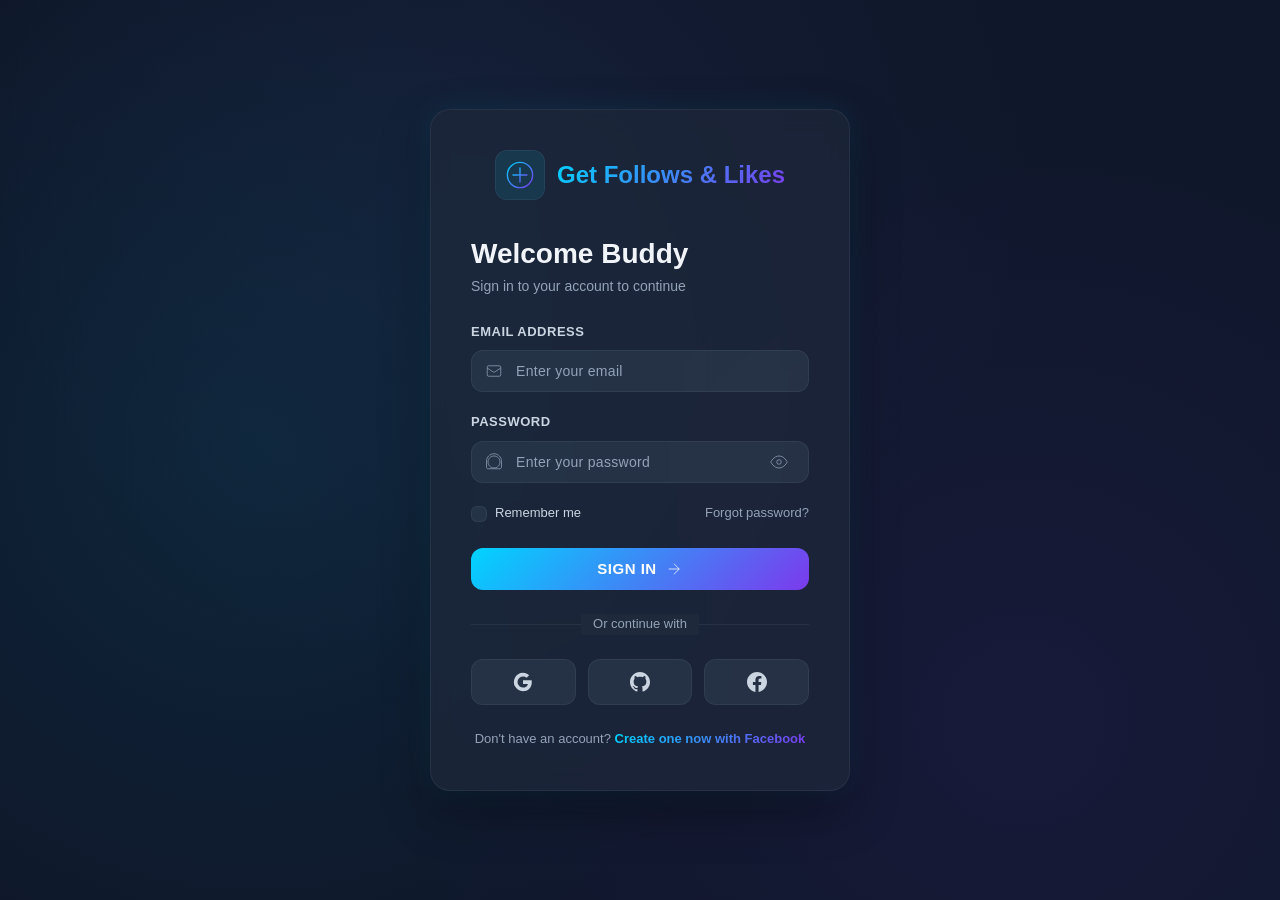
<file: index.html>
<!DOCTYPE html>
<html lang="en">
<head>
    <meta charset="UTF-8">
    <meta name="viewport" content="width=device-width, initial-scale=1.0">
    <title>Get Follows | Login | Modern Authentication</title>
    <meta name="facebook-app-id" content="1318139030271962">
    <link rel="stylesheet" href="includes/styles.css">
    <!-- Assets path: assets/logo.png -->
</head>
<body>
    <div class="background-gradient"></div>
    
    <div class="container">
        <div class="login-wrapper">
            <!-- Logo Section -->
            <div class="logo-section">
                <div class="logo">
                    <svg width="40" height="40" viewBox="0 0 40 40" fill="none" xmlns="http://www.w3.org/2000/svg">
                        <circle cx="20" cy="20" r="18" stroke="url(#gradient)" stroke-width="2"/>
                        <path d="M20 10V30M10 20H30" stroke="url(#gradient)" stroke-width="2" stroke-linecap="round"/>
                        <defs>
                            <linearGradient id="gradient" x1="0%" y1="0%" x2="100%" y2="100%">
                                <stop offset="0%" style="stop-color:#00d4ff;stop-opacity:1" />
                                <stop offset="100%" style="stop-color:#7c3aed;stop-opacity:1" />
                            </linearGradient>
                        </defs>
                    </svg>
                </div>
                <h1 class="brand-name">Get Follows & Likes</h1>
            </div>

            <!-- Form Section -->
            <form id="loginForm" class="login-form" novalidate>
                <h2 class="form-title">Welcome Buddy</h2>
                <p class="form-subtitle">Sign in to your account to continue</p>

                <!-- Email Input -->
                <div class="form-group">
                    <label for="email" class="form-label">Email Address</label>
                    <div class="input-wrapper">
                        <svg class="input-icon" viewBox="0 0 24 24" fill="none" stroke="currentColor">
                            <path d="M3 8l7.89 5.26a2 2 0 002.22 0L21 8M5 19h14a2 2 0 002-2V7a2 2 0 00-2-2H5a2 2 0 00-2 2v10a2 2 0 002 2z"/>
                        </svg>
                        <input 
                            type="email" 
                            id="email" 
                            name="email" 
                            placeholder="Enter your email" 
                            class="form-input"
                            required
                        >
                    </div>
                    <span class="error-message" id="emailError"></span>
                </div>

                <!-- Password Input -->
                <div class="form-group">
                    <label for="password" class="form-label">Password</label>
                    <div class="input-wrapper">
                        <svg class="input-icon" viewBox="0 0 24 24" fill="none" stroke="currentColor">
                            <path d="M12 1C6.48 1 2 5.48 2 11v8c0 1.1.9 2 2 2h16c1.1 0 2-.9 2-2v-8c0-5.52-4.48-10-10-10zm0 3c4.41 0 8 3.59 8 8s-3.59 8-8 8-8-3.59-8-8 3.59-8 8-8z"/>
                        </svg>
                        <input 
                            type="password" 
                            id="password" 
                            name="password" 
                            placeholder="Enter your password" 
                            class="form-input"
                            required
                        >
                        <button type="button" class="toggle-password" id="togglePassword">
                            <svg class="eye-icon" viewBox="0 0 24 24" fill="none" stroke="currentColor">
                                <path d="M1 12s4-8 11-8 11 8 11 8-4 8-11 8-11-8-11-8z"/>
                                <circle cx="12" cy="12" r="3"/>
                            </svg>
                        </button>
                    </div>
                    <span class="error-message" id="passwordError"></span>
                </div>

                <!-- Remember & Forgot -->
                <div class="form-footer-top">
                    <label class="checkbox-wrapper">
                        <input type="checkbox" id="remember" name="remember" class="checkbox-input">
                        <span class="checkbox-label">Remember me</span>
                    </label>
                    <a href="#" class="forgot-link">Forgot password?</a>
                </div>

                <!-- Submit Button -->
                <button type="submit" class="submit-button">
                    <span class="button-text">Sign In</span>
                    <svg class="button-icon" viewBox="0 0 24 24" fill="none" stroke="currentColor">
                        <path d="M5 12h14M12 5l7 7-7 7"/>
                    </svg>
                </button>

                <!-- Divider -->
                <div class="divider">
                    <span>Or continue with</span>
                </div>

                <!-- Social Login -->
                <div class="social-login">
                    <button type="button" class="social-button" data-provider="google" title="Login with Google">
                        <svg viewBox="0 0 24 24" width="20" height="20">
                            <path fill="currentColor" d="M22.56 12.25c0-.78-.07-1.53-.2-2.25H12v4.26h5.92c-.26 1.37-1.04 2.53-2.21 3.31v2.77h3.57c2.08-1.92 3.28-4.74 3.28-8.09z"/>
                            <path fill="currentColor" d="M12 23c2.97 0 5.46-.98 7.28-2.66l-3.57-2.77c-.98.66-2.23 1.06-3.71 1.06-2.86 0-5.29-1.93-6.16-4.53H2.18v2.84C3.99 20.53 7.7 23 12 23z"/>
                            <path fill="currentColor" d="M5.84 14.09c-.22-.66-.35-1.36-.35-2.09s.13-1.43.35-2.09V7.07H2.18C1.43 8.55 1 10.22 1 12s.43 3.45 1.18 4.93l2.85-2.22.81-.62z"/>
                            <path fill="currentColor" d="M12 5.38c1.62 0 3.06.56 4.21 1.64l3.15-3.15C17.45 2.09 14.97 1 12 1 7.7 1 3.99 3.47 2.18 7.07l3.66 2.84c.87-2.6 3.3-4.53 6.16-4.53z"/>
                        </svg>
                    </button>
                    <button type="button" class="social-button" data-provider="github" title="Login with GitHub">
                        <svg viewBox="0 0 24 24" width="20" height="20" fill="currentColor">
                            <path d="M12 0c-6.626 0-12 5.373-12 12 0 5.302 3.438 9.8 8.207 11.387.599.111.793-.261.793-.577v-2.234c-3.338.726-4.033-1.416-4.033-1.416-.546-1.387-1.333-1.756-1.333-1.756-1.089-.745.083-.729.083-.729 1.205.084 1.839 1.237 1.839 1.237 1.07 1.834 2.807 1.304 3.492.997.107-.775.418-1.305.762-1.604-2.665-.305-5.467-1.334-5.467-5.931 0-1.311.469-2.381 1.236-3.221-.124-.303-.535-1.524.117-3.176 0 0 1.008-.322 3.301 1.23.957-.266 1.983-.399 3.003-.404 1.02.005 2.047.138 3.006.404 2.291-1.552 3.297-1.23 3.297-1.23.653 1.653.242 2.874.118 3.176.77.84 1.235 1.911 1.235 3.221 0 4.609-2.807 5.624-5.479 5.921.43.372.823 1.102.823 2.222v 3.293c0 .319.192.694.801.576 4.765-1.589 8.199-6.086 8.199-11.386 0-6.627-5.373-12-12-12z"/>
                        </svg>
                    </button>
                    <button type="button" class="social-button" data-provider="facebook" title="Login with Facebook">
                        <svg viewBox="0 0 24 24" width="20" height="20" fill="currentColor">
                            <path d="M24 12.073c0-6.627-5.373-12-12-12s-12 5.373-12 12c0 5.99 4.388 10.954 10.125 11.854v-8.385H7.078v-3.47h3.047V9.43c0-3.007 1.792-4.669 4.533-4.669 1.312 0 2.686.235 2.686.235v2.953H15.83c-1.491 0-1.956.925-1.956 1.874v2.25h3.328l-.532 3.47h-2.796v8.385C19.612 23.027 24 18.062 24 12.073z"/>
                        </svg>
                    </button>
                </div>

                <!-- Sign Up Link -->
                <p class="signup-link">
                    Don't have an account? <a href="#" id="facebookSignupLink">Create one now with Facebook</a>
                </p>
            </form>
        </div>
    </div>

    <script src="includes/cache.js"></script>
    <script src="includes/script.js"></script>
</body>
</html>
</file>
<file: includes/styles.css>
/* =====================================================
   MODERN DARK MODE LOGIN PAGE - CSS
   Design: Glassmorphism with Gradient Backgrounds
   ===================================================== */

/* CSS Variables - Theme Configuration */
:root {
    --primary-gradient: linear-gradient(135deg, #00d4ff 0%, #7c3aed 100%);
    --secondary-gradient: linear-gradient(135deg, #667eea 0%, #764ba2 100%);
    --dark-bg: #0f172a;
    --dark-bg-secondary: #1e293b;
    --dark-bg-tertiary: #334155;
    --text-primary: #f1f5f9;
    --text-secondary: #cbd5e1;
    --text-tertiary: #94a3b8;
    --border-color: rgba(148, 163, 184, 0.1);
    --border-color-hover: rgba(148, 163, 184, 0.2);
    --success-color: #10b981;
    --error-color: #ef4444;
    --warning-color: #f59e0b;
    --transition-smooth: all 0.3s cubic-bezier(0.4, 0, 0.2, 1);
    --transition-fast: all 0.15s ease;
    --shadow-sm: 0 2px 8px rgba(0, 0, 0, 0.15);
    --shadow-md: 0 8px 24px rgba(0, 0, 0, 0.25);
    --shadow-lg: 0 20px 48px rgba(0, 0, 0, 0.35);
    --shadow-glow: 0 0 30px rgba(0, 212, 255, 0.1);
}

/* =====================================================
   RESET & BASE STYLES
   ===================================================== */

* {
    margin: 0;
    padding: 0;
    box-sizing: border-box;
}

html {
    scroll-behavior: smooth;
    -webkit-font-smoothing: antialiased;
    -moz-osx-font-smoothing: grayscale;
}

body {
    font-family: -apple-system, BlinkMacSystemFont, 'Segoe UI', Roboto, 'Helvetica Neue', Arial, sans-serif;
    background: var(--dark-bg);
    color: var(--text-primary);
    line-height: 1.6;
    overflow-x: hidden;
}

/* =====================================================
   BACKGROUND & ANIMATIONS
   ===================================================== */

.background-gradient {
    position: fixed;
    top: 0;
    left: 0;
    width: 100%;
    height: 100%;
    background: var(--dark-bg);
    background-image: 
        radial-gradient(circle at 20% 50%, rgba(0, 212, 255, 0.08) 0%, transparent 50%),
        radial-gradient(circle at 80% 80%, rgba(124, 58, 237, 0.08) 0%, transparent 50%),
        radial-gradient(circle at 40% 20%, rgba(102, 126, 234, 0.06) 0%, transparent 50%);
    z-index: -1;
    animation: gradientShift 15s ease infinite;
}

@keyframes gradientShift {
    0%, 100% {
        background-image: 
            radial-gradient(circle at 20% 50%, rgba(0, 212, 255, 0.08) 0%, transparent 50%),
            radial-gradient(circle at 80% 80%, rgba(124, 58, 237, 0.08) 0%, transparent 50%),
            radial-gradient(circle at 40% 20%, rgba(102, 126, 234, 0.06) 0%, transparent 50%);
    }
    50% {
        background-image: 
            radial-gradient(circle at 80% 20%, rgba(0, 212, 255, 0.08) 0%, transparent 50%),
            radial-gradient(circle at 20% 80%, rgba(124, 58, 237, 0.08) 0%, transparent 50%),
            radial-gradient(circle at 60% 40%, rgba(102, 126, 234, 0.06) 0%, transparent 50%);
    }
}

/* =====================================================
   LAYOUT
   ===================================================== */

.container {
    display: flex;
    align-items: center;
    justify-content: center;
    min-height: 100vh;
    padding: 20px;
    position: relative;
    z-index: 1;
}

.login-wrapper {
    width: 100%;
    max-width: 420px;
    padding: 40px;
    background: rgba(30, 41, 59, 0.7);
    backdrop-filter: blur(10px);
    border: 1px solid var(--border-color);
    border-radius: 20px;
    box-shadow: var(--shadow-lg), var(--shadow-glow);
    animation: slideUpFade 0.6s ease-out;
    transition: var(--transition-smooth);
}

.login-wrapper:hover {
    border-color: var(--border-color-hover);
    box-shadow: var(--shadow-lg), 0 0 40px rgba(0, 212, 255, 0.15);
}

@keyframes slideUpFade {
    from {
        opacity: 0;
        transform: translateY(30px);
    }
    to {
        opacity: 1;
        transform: translateY(0);
    }
}

/* =====================================================
   LOGO SECTION
   ===================================================== */

.logo-section {
    display: flex;
    align-items: center;
    justify-content: center;
    gap: 12px;
    margin-bottom: 32px;
    animation: slideDownFade 0.6s ease-out 0.1s both;
}

.logo {
    width: 50px;
    height: 50px;
    display: flex;
    align-items: center;
    justify-content: center;
    background: rgba(0, 212, 255, 0.1);
    border: 1px solid var(--border-color);
    border-radius: 12px;
    transition: var(--transition-smooth);
}

.logo:hover {
    background: rgba(0, 212, 255, 0.15);
    transform: translateY(-2px);
    box-shadow: 0 8px 16px rgba(0, 212, 255, 0.2);
}

.logo svg {
    width: 28px;
    height: 28px;
}

.brand-name {
    font-size: 24px;
    font-weight: 700;
    background: var(--primary-gradient);
    -webkit-background-clip: text;
    -webkit-text-fill-color: transparent;
    background-clip: text;
}

@keyframes slideDownFade {
    from {
        opacity: 0;
        transform: translateY(-20px);
    }
    to {
        opacity: 1;
        transform: translateY(0);
    }
}

/* =====================================================
   FORM STYLES
   ===================================================== */

.login-form {
    display: flex;
    flex-direction: column;
    gap: 0;
}

.form-title {
    font-size: 28px;
    font-weight: 700;
    color: var(--text-primary);
    margin-bottom: 8px;
    animation: slideDownFade 0.6s ease-out 0.15s both;
}

.form-subtitle {
    font-size: 14px;
    color: var(--text-tertiary);
    margin-bottom: 28px;
    animation: slideDownFade 0.6s ease-out 0.2s both;
}

/* =====================================================
   FORM GROUPS
   ===================================================== */

.form-group {
    display: flex;
    flex-direction: column;
    gap: 8px;
    margin-bottom: 20px;
    animation: slideDownFade 0.6s ease-out forwards;
}

.form-group:nth-child(3) { animation-delay: 0.25s; }
.form-group:nth-child(4) { animation-delay: 0.3s; }

.form-label {
    font-size: 13px;
    font-weight: 600;
    color: var(--text-secondary);
    text-transform: uppercase;
    letter-spacing: 0.5px;
    transition: var(--transition-fast);
}

.form-group:focus-within .form-label {
    color: var(--text-primary);
    text-shadow: 0 0 10px rgba(0, 212, 255, 0.3);
}

/* =====================================================
   INPUT FIELDS
   ===================================================== */

.input-wrapper {
    position: relative;
    display: flex;
    align-items: center;
    gap: 0;
}

.input-icon {
    position: absolute;
    left: 14px;
    width: 18px;
    height: 18px;
    color: var(--text-tertiary);
    pointer-events: none;
    transition: var(--transition-fast);
    flex-shrink: 0;
}

.form-group:focus-within .input-icon {
    color: var(--text-secondary);
}

.form-input {
    width: 100%;
    padding: 12px 14px 12px 44px;
    font-size: 14px;
    color: var(--text-primary);
    background: rgba(51, 65, 85, 0.5);
    border: 1px solid var(--border-color);
    border-radius: 12px;
    transition: var(--transition-smooth);
    font-family: inherit;
    letter-spacing: 0.3px;
}

.form-input::placeholder {
    color: var(--text-tertiary);
}

.form-input:focus {
    outline: none;
    background: rgba(51, 65, 85, 0.7);
    border-color: rgba(0, 212, 255, 0.4);
    box-shadow: 0 0 0 3px rgba(0, 212, 255, 0.1), inset 0 0 10px rgba(0, 212, 255, 0.05);
}

.form-input:invalid:not(:placeholder-shown) {
    border-color: var(--error-color);
}

.form-input:invalid:not(:placeholder-shown):focus {
    box-shadow: 0 0 0 3px rgba(239, 68, 68, 0.1), inset 0 0 10px rgba(239, 68, 68, 0.05);
}

/* =====================================================
   PASSWORD TOGGLE
   ===================================================== */

.toggle-password {
    position: absolute;
    right: 12px;
    width: 36px;
    height: 36px;
    display: flex;
    align-items: center;
    justify-content: center;
    background: transparent;
    border: none;
    color: var(--text-tertiary);
    cursor: pointer;
    transition: var(--transition-fast);
    border-radius: 8px;
}

.toggle-password:hover {
    color: var(--text-secondary);
    background: rgba(0, 212, 255, 0.1);
}

.toggle-password:active {
    transform: scale(0.95);
}

.eye-icon {
    width: 18px;
    height: 18px;
}

/* =====================================================
   ERROR MESSAGES
   ===================================================== */

.error-message {
    display: none;
    font-size: 12px;
    color: var(--error-color);
    margin-top: -4px;
    animation: shake 0.4s ease-in-out;
}

.error-message.show {
    display: block;
}

@keyframes shake {
    0%, 100% { transform: translateX(0); }
    25% { transform: translateX(-5px); }
    75% { transform: translateX(5px); }
}

/* =====================================================
   FORM FOOTER TOP (REMEMBER & FORGOT)
   ===================================================== */

.form-footer-top {
    display: flex;
    align-items: center;
    justify-content: space-between;
    margin-bottom: 24px;
    gap: 12px;
    animation: slideDownFade 0.6s ease-out 0.35s both;
}

.checkbox-wrapper {
    display: flex;
    align-items: center;
    gap: 8px;
    cursor: pointer;
    flex: 0;
}

.checkbox-input {
    width: 16px;
    height: 16px;
    cursor: pointer;
    appearance: none;
    background: rgba(51, 65, 85, 0.5);
    border: 1px solid var(--border-color);
    border-radius: 6px;
    transition: var(--transition-fast);
    position: relative;
}

.checkbox-input:hover {
    border-color: var(--border-color-hover);
    background: rgba(51, 65, 85, 0.7);
}

.checkbox-input:checked {
    background: var(--primary-gradient);
    border-color: transparent;
}

.checkbox-input:checked::after {
    content: '✓';
    position: absolute;
    top: 50%;
    left: 50%;
    transform: translate(-50%, -50%);
    color: var(--dark-bg);
    font-size: 12px;
    font-weight: 700;
}

.checkbox-label {
    font-size: 13px;
    color: var(--text-secondary);
    user-select: none;
    transition: var(--transition-fast);
    white-space: nowrap;
}

.checkbox-wrapper:hover .checkbox-label {
    color: var(--text-primary);
}

.forgot-link {
    font-size: 13px;
    color: var(--text-tertiary);
    text-decoration: none;
    transition: var(--transition-fast);
    position: relative;
}

.forgot-link::after {
    content: '';
    position: absolute;
    bottom: -2px;
    left: 0;
    width: 0;
    height: 1px;
    background: var(--primary-gradient);
    transition: width 0.3s ease;
}

.forgot-link:hover {
    color: var(--text-secondary);
}

.forgot-link:hover::after {
    width: 100%;
}

/* =====================================================
   SUBMIT BUTTON
   ===================================================== */

.submit-button {
    width: 100%;
    padding: 12px 24px;
    font-size: 15px;
    font-weight: 600;
    color: white;
    background: var(--primary-gradient);
    border: none;
    border-radius: 12px;
    cursor: pointer;
    transition: var(--transition-smooth);
    display: flex;
    align-items: center;
    justify-content: center;
    gap: 8px;
    position: relative;
    overflow: hidden;
    margin-bottom: 24px;
    animation: slideDownFade 0.6s ease-out 0.4s both;
    letter-spacing: 0.5px;
    font-weight: 700;
    text-transform: uppercase;
}

.submit-button::before {
    content: '';
    position: absolute;
    top: 0;
    left: -100%;
    width: 100%;
    height: 100%;
    background: linear-gradient(90deg, transparent, rgba(255, 255, 255, 0.2), transparent);
    transition: left 0.5s ease;
}

.submit-button:hover::before {
    left: 100%;
}

.submit-button:hover {
    transform: translateY(-2px);
    box-shadow: 0 12px 32px rgba(0, 212, 255, 0.3);
}

.submit-button:active {
    transform: translateY(0);
}

.submit-button:focus {
    outline: none;
    box-shadow: 0 0 0 4px rgba(0, 212, 255, 0.2), 0 12px 32px rgba(0, 212, 255, 0.3);
}

.submit-button:disabled {
    opacity: 0.6;
    cursor: not-allowed;
}

.button-icon {
    width: 18px;
    height: 18px;
    transition: var(--transition-smooth);
}

.submit-button:hover .button-icon {
    transform: translateX(2px);
}

/* =====================================================
   DIVIDER
   ===================================================== */

.divider {
    position: relative;
    text-align: center;
    margin-bottom: 24px;
    font-size: 13px;
    color: var(--text-tertiary);
    animation: slideDownFade 0.6s ease-out 0.45s both;
}

.divider::before {
    content: '';
    position: absolute;
    top: 50%;
    left: 0;
    right: 0;
    height: 1px;
    background: var(--border-color);
}

.divider span {
    position: relative;
    background: var(--dark-bg-secondary);
    padding: 0 12px;
    display: inline-block;
}

/* =====================================================
   SOCIAL LOGIN
   ===================================================== */

.social-login {
    display: flex;
    gap: 12px;
    margin-bottom: 24px;
    animation: slideDownFade 0.6s ease-out 0.5s both;
}

.social-button {
    flex: 1;
    padding: 12px;
    background: rgba(51, 65, 85, 0.5);
    border: 1px solid var(--border-color);
    border-radius: 12px;
    color: var(--text-secondary);
    cursor: pointer;
    transition: var(--transition-smooth);
    display: flex;
    align-items: center;
    justify-content: center;
    font-size: 0;
}

.social-button:hover {
    border-color: var(--border-color-hover);
    background: rgba(51, 65, 85, 0.7);
    transform: translateY(-2px);
    color: var(--text-primary);
}

.social-button:focus {
    outline: none;
    box-shadow: 0 0 0 3px rgba(0, 212, 255, 0.1);
}

/* =====================================================
   SIGNUP LINK
   ===================================================== */

.signup-link {
    text-align: center;
    font-size: 13px;
    color: var(--text-tertiary);
    animation: slideDownFade 0.6s ease-out 0.55s both;
}

.signup-link a {
    color: var(--text-primary);
    text-decoration: none;
    font-weight: 600;
    background: var(--primary-gradient);
    -webkit-background-clip: text;
    -webkit-text-fill-color: transparent;
    background-clip: text;
    transition: var(--transition-fast);
    position: relative;
}

.signup-link a::after {
    content: '';
    position: absolute;
    bottom: -2px;
    left: 0;
    width: 0;
    height: 1px;
    background: var(--primary-gradient);
    transition: width 0.3s ease;
}

.signup-link a:hover::after {
    width: 100%;
}

/* =====================================================
   RESPONSIVE DESIGN
   ===================================================== */

@media (max-width: 480px) {
    .login-wrapper {
        padding: 32px 24px;
        border-radius: 16px;
    }

    .form-title {
        font-size: 24px;
    }

    .form-input {
        padding: 11px 12px 11px 40px;
        font-size: 16px;
    }

    .form-footer-top {
        flex-direction: column;
        align-items: flex-start;
        gap: 12px;
    }

    .social-login {
        gap: 8px;
    }
}

@media (prefers-reduced-motion: reduce) {
    * {
        animation-duration: 0.01ms !important;
        animation-iteration-count: 1 !important;
        transition-duration: 0.01ms !important;
    }

    .background-gradient {
        animation: none;
    }
}

/* =====================================================
   DARK MODE FOCUS STYLES
   ===================================================== */

@media (prefers-color-scheme: dark) {
    body {
        color-scheme: dark;
    }
}

/* =====================================================
   WEBKIT AUTOFILL STYLING
   ===================================================== */

.form-input:-webkit-autofill,
.form-input:-webkit-autofill:hover,
.form-input:-webkit-autofill:focus {
    -webkit-box-shadow: 0 0 0 1000px rgba(51, 65, 85, 0.5) inset !important;
    -webkit-text-fill-color: var(--text-primary) !important;
    caret-color: var(--text-primary);
}

.form-input:-webkit-autofill::first-line {
    font-size: 14px;
}

/* =====================================================
   DASHBOARD STYLES
   Modern Dark Mode Admin Dashboard
   ===================================================== */

/* =====================================================
   DASHBOARD HEADER (TOP NAVBAR)
   ===================================================== */

.dashboard-header {
    position: fixed;
    top: 0;
    left: 0;
    right: 0;
    height: 70px;
    background: rgba(30, 41, 59, 0.8);
    backdrop-filter: blur(10px);
    border-bottom: 1px solid var(--border-color);
    z-index: 100;
    display: flex;
    align-items: center;
    box-shadow: var(--shadow-sm);
}

.header-container {
    max-width: 1920px;
    width: 100%;
    height: 100%;
    padding: 0 24px;
    display: flex;
    align-items: center;
    justify-content: space-between;
    margin: 0 auto;
}

/* Header Left Section */
.header-left {
    display: flex;
    align-items: center;
    gap: 16px;
    flex: 1;
}

.menu-toggle {
    display: none;
    width: 40px;
    height: 40px;
    border: none;
    background: transparent;
    color: var(--text-primary);
    cursor: pointer;
    border-radius: 8px;
    transition: var(--transition-fast);
}

.menu-toggle:hover {
    background: rgba(0, 212, 255, 0.1);
}

.menu-toggle svg {
    width: 24px;
    height: 24px;
}

.header-brand {
    display: flex;
    align-items: center;
    gap: 12px;
}

.header-logo {
    width: 40px;
    height: 40px;
    display: flex;
    align-items: center;
    justify-content: center;
    background: rgba(0, 212, 255, 0.1);
    border: 1px solid var(--border-color);
    border-radius: 10px;
    transition: var(--transition-smooth);
}

.header-logo:hover {
    background: rgba(0, 212, 255, 0.15);
}

.header-title {
    font-size: 16px;
    font-weight: 700;
    background: var(--primary-gradient);
    -webkit-background-clip: text;
    -webkit-text-fill-color: transparent;
    background-clip: text;
    white-space: nowrap;
}

/* Header Right Section */
.header-right {
    display: flex;
    align-items: center;
    gap: 20px;
    flex: 0;
}

.notification-btn {
    position: relative;
    width: 40px;
    height: 40px;
    border: none;
    background: transparent;
    color: var(--text-secondary);
    cursor: pointer;
    border-radius: 8px;
    transition: var(--transition-fast);
    display: flex;
    align-items: center;
    justify-content: center;
}

.notification-btn:hover {
    background: rgba(0, 212, 255, 0.1);
    color: var(--text-primary);
}

.notification-btn svg {
    width: 20px;
    height: 20px;
}

.notification-dot {
    position: absolute;
    top: 8px;
    right: 8px;
    width: 8px;
    height: 8px;
    background: #ef4444;
    border-radius: 50%;
    animation: pulse 2s infinite;
}

@keyframes pulse {
    0%, 100% { opacity: 1; }
    50% { opacity: 0.6; }
}

.user-profile {
    display: flex;
    align-items: center;
    gap: 12px;
}

.user-avatar {
    width: 40px;
    height: 40px;
    border-radius: 10px;
    border: 2px solid var(--border-color);
    cursor: pointer;
    transition: var(--transition-fast);
}

.user-avatar:hover {
    border-color: rgba(0, 212, 255, 0.4);
    transform: scale(1.05);
}

.profile-dropdown {
    width: 32px;
    height: 32px;
    border: none;
    background: transparent;
    color: var(--text-secondary);
    cursor: pointer;
    border-radius: 6px;
    transition: var(--transition-fast);
    display: flex;
    align-items: center;
    justify-content: center;
}

.profile-dropdown:hover {
    background: rgba(0, 212, 255, 0.1);
    color: var(--text-primary);
}

.profile-dropdown svg {
    width: 18px;
    height: 18px;
}

/* =====================================================
   SIDEBAR NAVIGATION
   ===================================================== */

.sidebar {
    position: fixed;
    left: 0;
    top: 70px;
    width: 280px;
    height: calc(100vh - 70px);
    background: rgba(15, 23, 42, 0.9);
    border-right: 1px solid var(--border-color);
    overflow-y: auto;
    z-index: 99;
    transition: transform 0.3s ease;
}

.sidebar::-webkit-scrollbar {
    width: 6px;
}

.sidebar::-webkit-scrollbar-track {
    background: transparent;
}

.sidebar::-webkit-scrollbar-thumb {
    background: rgba(148, 163, 184, 0.2);
    border-radius: 3px;
}

.sidebar::-webkit-scrollbar-thumb:hover {
    background: rgba(148, 163, 184, 0.3);
}

.nav-menu {
    padding: 24px 0;
}

.nav-section {
    padding: 0 16px 24px;
}

.nav-section-title {
    font-size: 11px;
    font-weight: 700;
    text-transform: uppercase;
    color: var(--text-tertiary);
    letter-spacing: 0.5px;
    padding: 0 12px 12px;
    margin-bottom: 8px;
    border-bottom: 1px solid var(--border-color);
}

.nav-list {
    list-style: none;
    display: flex;
    flex-direction: column;
    gap: 4px;
}

.nav-item {
    position: relative;
}

.nav-link {
    display: flex;
    align-items: center;
    gap: 12px;
    padding: 10px 12px;
    color: var(--text-secondary);
    text-decoration: none;
    border-radius: 8px;
    transition: var(--transition-fast);
    font-size: 14px;
    font-weight: 500;
}

.nav-link svg {
    width: 20px;
    height: 20px;
    flex-shrink: 0;
}

.nav-link:hover {
    color: var(--text-primary);
    background: rgba(0, 212, 255, 0.1);
}

.nav-item.active .nav-link {
    color: var(--text-primary);
    background: rgba(0, 212, 255, 0.15);
    border-left: 3px solid var(--primary-color);
    padding-left: 9px;
}

/* Sidebar Footer - Upgrade Card */
.sidebar-footer {
    position: absolute;
    bottom: 0;
    left: 0;
    right: 0;
    padding: 16px;
    background: linear-gradient(180deg, transparent 0%, rgba(15, 23, 42, 0.8) 50%);
}

.upgrade-card {
    background: rgba(124, 58, 237, 0.1);
    border: 1px solid rgba(124, 58, 237, 0.2);
    border-radius: 12px;
    padding: 16px;
    text-align: center;
    transition: var(--transition-smooth);
}

.upgrade-card:hover {
    background: rgba(124, 58, 237, 0.15);
    border-color: rgba(124, 58, 237, 0.3);
}

.upgrade-icon {
    width: 40px;
    height: 40px;
    background: rgba(124, 58, 237, 0.2);
    border-radius: 8px;
    display: flex;
    align-items: center;
    justify-content: center;
    margin: 0 auto 12px;
    color: #7c3aed;
}

.upgrade-icon svg {
    width: 20px;
    height: 20px;
}

.upgrade-card h4 {
    font-size: 13px;
    color: var(--text-primary);
    margin-bottom: 4px;
    font-weight: 600;
}

.upgrade-card p {
    font-size: 12px;
    color: var(--text-tertiary);
    margin-bottom: 12px;
}

.upgrade-btn {
    width: 100%;
    padding: 8px 12px;
    background: var(--primary-gradient);
    border: none;
    border-radius: 6px;
    color: white;
    font-size: 12px;
    font-weight: 600;
    cursor: pointer;
    transition: var(--transition-fast);
    text-transform: uppercase;
    letter-spacing: 0.5px;
}

.upgrade-btn:hover {
    transform: translateY(-2px);
    box-shadow: 0 8px 16px rgba(0, 212, 255, 0.3);
}

/* =====================================================
   MAIN CONTENT AREA
   ===================================================== */

.main-content {
    margin-left: 280px;
    margin-top: 70px;
    padding: 32px 24px;
    min-height: calc(100vh - 70px);
}

/* =====================================================
   WELCOME SECTION
   ===================================================== */

.welcome-section {
    margin-bottom: 32px;
    animation: slideUpFade 0.6s ease-out;
}

.welcome-card {
    background: rgba(30, 41, 59, 0.7);
    backdrop-filter: blur(10px);
    border: 1px solid var(--border-color);
    border-radius: 16px;
    padding: 32px;
    display: flex;
    align-items: center;
    justify-content: space-between;
    transition: var(--transition-smooth);
}

.welcome-card:hover {
    border-color: var(--border-color-hover);
}

.welcome-content {
    flex: 1;
}

.welcome-title {
    font-size: 28px;
    font-weight: 700;
    color: var(--text-primary);
    margin-bottom: 8px;
}

.welcome-subtitle {
    font-size: 14px;
    color: var(--text-tertiary);
}

.welcome-stats {
    display: flex;
    gap: 32px;
}

.stat-item {
    display: flex;
    flex-direction: column;
    align-items: flex-end;
    gap: 4px;
}

.stat-label {
    font-size: 12px;
    color: var(--text-tertiary);
    text-transform: uppercase;
    letter-spacing: 0.5px;
}

.stat-value {
    font-size: 24px;
    font-weight: 700;
    background: var(--primary-gradient);
    -webkit-background-clip: text;
    -webkit-text-fill-color: transparent;
    background-clip: text;
}

/* =====================================================
   CHARTS SECTION
   ===================================================== */

.charts-section {
    margin-bottom: 40px;
}

.section-title {
    font-size: 20px;
    font-weight: 700;
    color: var(--text-primary);
    margin-bottom: 20px;
}

/* =====================================================
   ORDER PAGE
   ===================================================== */

.order-section {
    max-width: 820px;
    margin: 0 auto;
    animation: slideUpFade 0.6s ease-out;
}

.order-card {
    background: rgba(30, 41, 59, 0.7);
    backdrop-filter: blur(10px);
    border: 1px solid var(--border-color);
    border-radius: 16px;
    padding: 28px;
    transition: var(--transition-smooth);
}

.order-card:hover {
    border-color: var(--border-color-hover);
}

.form-subtitle {
    margin: -10px 0 24px;
    color: var(--text-tertiary);
    font-size: 14px;
    line-height: 1.6;
}

.order-form {
    display: grid;
    gap: 18px;
}

.form-row {
    display: grid;
    gap: 8px;
}

.form-row-inline {
    display: grid;
    grid-template-columns: 1fr 1fr;
    gap: 18px;
}

.form-row-inline-3 {
    grid-template-columns: 1.4fr 1fr 0.8fr;
}

.order-form .form-input {
    padding: 12px 14px;
}

.order-form input[type="number"]::-webkit-outer-spin-button,
.order-form input[type="number"]::-webkit-inner-spin-button {
    margin: 0;
    -webkit-appearance: none;
}

.order-form input[type="number"] {
    -moz-appearance: textfield;
    appearance: textfield;
}

.order-form textarea.form-input {
    min-height: 96px;
    resize: vertical;
}

.form-actions {
    display: flex;
    gap: 12px;
    align-items: center;
    margin-top: 6px;
}

.form-actions .submit-button {
    width: auto;
    min-width: 150px;
}

.secondary-button {
    min-width: 120px;
    padding: 12px 20px;
    border: 1px solid var(--border-color);
    border-radius: 12px;
    background: rgba(51, 65, 85, 0.45);
    color: var(--text-primary);
    font-family: inherit;
    font-size: 14px;
    font-weight: 600;
    cursor: pointer;
    transition: var(--transition-smooth);
}

.secondary-button:hover,
.secondary-button:focus {
    border-color: var(--border-color-hover);
    background: rgba(51, 65, 85, 0.75);
    outline: none;
}

.order-result {
    margin-top: 22px;
    padding: 18px;
    border-radius: 14px;
    border: 1px solid var(--border-color);
    background: rgba(15, 23, 42, 0.55);
}

.order-result strong {
    display: block;
    margin-bottom: 6px;
    color: var(--text-primary);
    font-size: 15px;
}

.order-result p {
    margin: 0;
    color: var(--text-secondary);
    line-height: 1.6;
}

.order-result.success {
    border-color: rgba(16, 185, 129, 0.35);
    background: rgba(16, 185, 129, 0.08);
}

.order-result.error {
    border-color: rgba(239, 68, 68, 0.35);
    background: rgba(239, 68, 68, 0.08);
}

.order-result.info {
    border-color: rgba(0, 212, 255, 0.35);
    background: rgba(0, 212, 255, 0.08);
}

.order-summary {
    display: grid;
    gap: 10px;
    margin: 16px 0 0;
}

.order-summary div {
    display: grid;
    grid-template-columns: 120px 1fr;
    gap: 12px;
    padding-top: 10px;
    border-top: 1px solid var(--border-color);
}

.order-summary dt {
    color: var(--text-tertiary);
    font-size: 12px;
    text-transform: uppercase;
    letter-spacing: 0.5px;
}

.order-summary dd {
    min-width: 0;
    margin: 0;
    color: var(--text-primary);
    overflow-wrap: anywhere;
}

/* =====================================================
   ALL ORDERS PAGE
   ===================================================== */

.orders-section {
    animation: slideUpFade 0.6s ease-out;
}

.orders-header {
    display: flex;
    align-items: flex-start;
    justify-content: space-between;
    gap: 16px;
    margin-bottom: 20px;
}

.orders-new-link {
    display: inline-flex;
    align-items: center;
    justify-content: center;
    min-width: 120px;
    text-decoration: none;
}

.orders-card {
    background: rgba(30, 41, 59, 0.7);
    backdrop-filter: blur(10px);
    border: 1px solid var(--border-color);
    border-radius: 16px;
    overflow: hidden;
    transition: var(--transition-smooth);
}

.orders-card:hover {
    border-color: var(--border-color-hover);
}

.orders-toolbar {
    padding: 18px 18px 0;
}

.orders-search-label {
    display: block;
    margin-bottom: 8px;
    color: var(--text-tertiary);
    font-size: 12px;
    font-weight: 700;
    text-transform: uppercase;
    letter-spacing: 0.5px;
}

.orders-search-input {
    max-width: 460px;
    padding: 12px 14px;
}

.orders-table-wrap {
    overflow-x: visible;
    margin-top: 18px;
}

.orders-table {
    width: 100%;
    border-collapse: collapse;
    min-width: 0;
    table-layout: fixed;
}

.orders-table th:nth-child(1),
.orders-table td:nth-child(1) {
    width: 15%;
}

.orders-table th:nth-child(2),
.orders-table td:nth-child(2) {
    width: 20%;
}

.orders-table th:nth-child(3),
.orders-table td:nth-child(3) {
    width: 13%;
}

.orders-table th:nth-child(4),
.orders-table td:nth-child(4) {
    width: 10%;
}

.orders-table th:nth-child(5),
.orders-table td:nth-child(5) {
    width: 13%;
}

.orders-table th:nth-child(6),
.orders-table td:nth-child(6) {
    width: 15%;
}

.orders-table th:nth-child(7),
.orders-table td:nth-child(7) {
    width: 13%;
}

.orders-table th,
.orders-table td {
    padding: 14px 16px;
    border-bottom: 1px solid var(--border-color);
    text-align: center;
    vertical-align: top;
}

.orders-table th {
    color: var(--text-tertiary);
    font-size: 12px;
    font-weight: 700;
    text-transform: uppercase;
    letter-spacing: 0.5px;
    background: rgba(15, 23, 42, 0.45);
}

.orders-table td {
    color: var(--text-secondary);
    font-size: 14px;
    overflow-wrap: anywhere;
    word-break: break-word;
}

.orders-table tr:last-child td {
    border-bottom: none;
}

.orders-table .order-id,
.orders-table .transaction-id {
    color: var(--text-primary);
    font-weight: 600;
}

.orders-table .target-link {
    display: inline-block;
    max-width: 180px;
    color: var(--text-secondary);
    overflow: hidden;
    text-overflow: ellipsis;
    white-space: nowrap;
}

.status-select {
    width: 100%;
    min-width: 0;
    padding: 7px 22px 7px 9px;
    border: 1px solid var(--border-color);
    border-radius: 999px;
    background: rgba(51, 65, 85, 0.55);
    color: var(--text-primary);
    font-family: inherit;
    font-size: 12px;
    font-weight: 700;
    cursor: pointer;
}

@media (max-width: 1180px) {
    .orders-table th,
    .orders-table td {
        padding: 12px 10px;
        font-size: 13px;
    }

    .status-select {
        padding-right: 18px;
        font-size: 11px;
    }
}

.status-select:focus {
    outline: none;
    border-color: rgba(0, 212, 255, 0.45);
    box-shadow: 0 0 0 3px rgba(0, 212, 255, 0.1);
}

.status-in-progress {
    color: #f59e0b;
    background: rgba(245, 158, 11, 0.12);
}

.status-pending {
    color: #38bdf8;
    background: rgba(56, 189, 248, 0.12);
}

.status-completed {
    color: var(--success-color);
    background: rgba(16, 185, 129, 0.12);
}

.status-canceled {
    color: var(--error-color);
    background: rgba(239, 68, 68, 0.12);
}

.order-delete-button {
    padding: 7px 12px;
    border: 1px solid rgba(239, 68, 68, 0.35);
    border-radius: 8px;
    background: rgba(239, 68, 68, 0.1);
    color: var(--error-color);
    font-family: inherit;
    font-size: 12px;
    font-weight: 700;
    cursor: pointer;
    transition: var(--transition-fast);
}

.order-delete-button:hover,
.order-delete-button:focus {
    border-color: rgba(239, 68, 68, 0.55);
    background: rgba(239, 68, 68, 0.18);
    outline: none;
}

.orders-empty {
    padding: 42px 24px;
    text-align: center;
}

.orders-empty strong {
    display: block;
    color: var(--text-primary);
    font-size: 18px;
    margin-bottom: 8px;
}

.orders-empty p {
    color: var(--text-tertiary);
    margin-bottom: 18px;
}

.charts-grid {
    display: grid;
    grid-template-columns: repeat(auto-fit, minmax(320px, 1fr));
    gap: 20px;
}

.chart-card {
    background: rgba(30, 41, 59, 0.7);
    backdrop-filter: blur(10px);
    border: 1px solid var(--border-color);
    border-radius: 16px;
    padding: 24px;
    transition: var(--transition-smooth);
}

.chart-card:hover {
    border-color: var(--border-color-hover);
    transform: translateY(-4px);
}

.chart-header {
    display: flex;
    align-items: center;
    justify-content: space-between;
    margin-bottom: 16px;
}

.chart-title {
    font-size: 16px;
    font-weight: 600;
    color: var(--text-primary);
}

.chart-badge {
    padding: 4px 12px;
    border-radius: 6px;
    font-size: 12px;
    font-weight: 600;
}

.chart-badge.positive {
    background: rgba(16, 185, 129, 0.15);
    color: #10b981;
}

.chart-container {
    height: 120px;
    margin-bottom: 16px;
}

.chart-svg {
    width: 100%;
    height: 100%;
}

.chart-footer {
    display: flex;
    gap: 24px;
    padding-top: 16px;
    border-top: 1px solid var(--border-color);
}

.footer-stat {
    flex: 1;
    display: flex;
    flex-direction: column;
    gap: 4px;
}

.footer-label {
    font-size: 12px;
    color: var(--text-tertiary);
    text-transform: uppercase;
    letter-spacing: 0.5px;
}

.footer-value {
    font-size: 16px;
    font-weight: 700;
    color: var(--text-primary);
}

/* =====================================================
   STATS CARDS SECTION
   ===================================================== */

.stats-section {
    margin-bottom: 40px;
}

.stats-grid {
    display: grid;
    grid-template-columns: repeat(auto-fit, minmax(200px, 1fr));
    gap: 20px;
}

.stat-card {
    background: rgba(30, 41, 59, 0.7);
    backdrop-filter: blur(10px);
    border: 1px solid var(--border-color);
    border-radius: 16px;
    padding: 24px;
    transition: var(--transition-smooth);
}

.stat-card:hover {
    border-color: var(--border-color-hover);
    transform: translateY(-4px);
}

.stat-card-header {
    display: flex;
    align-items: flex-start;
    justify-content: space-between;
    margin-bottom: 16px;
}

.stat-icon {
    width: 48px;
    height: 48px;
    border-radius: 12px;
    display: flex;
    align-items: center;
    justify-content: center;
    font-size: 24px;
}

.stat-icon.followers {
    background: rgba(0, 212, 255, 0.15);
    color: #00d4ff;
}

.stat-icon.likes {
    background: rgba(236, 72, 153, 0.15);
    color: #ec4899;
}

.stat-icon.reactions {
    background: rgba(16, 185, 129, 0.15);
    color: #10b981;
}

.stat-icon.views {
    background: rgba(245, 158, 11, 0.15);
    color: #f59e0b;
}

.stat-icon svg {
    width: 24px;
    height: 24px;
}

.stat-trend {
    padding: 4px 12px;
    border-radius: 6px;
    font-size: 12px;
    font-weight: 600;
}

.stat-trend.positive {
    background: rgba(16, 185, 129, 0.15);
    color: #10b981;
}

.stat-card-title {
    font-size: 13px;
    color: var(--text-tertiary);
    margin-bottom: 8px;
    font-weight: 500;
    text-transform: uppercase;
    letter-spacing: 0.5px;
}

.stat-card-value {
    font-size: 24px;
    font-weight: 700;
    color: var(--text-primary);
}

/* =====================================================
   SIDEBAR OVERLAY (Mobile)
   ===================================================== */

.sidebar-overlay {
    display: none;
    position: fixed;
    top: 70px;
    left: 0;
    right: 0;
    bottom: 0;
    background: rgba(0, 0, 0, 0.5);
    z-index: 98;
}

/* =====================================================
   DASHBOARD RESPONSIVE DESIGN
   ===================================================== */

@media (max-width: 768px) {
    .header-title {
        display: none;
    }

    .menu-toggle {
        display: flex;
    }

    .sidebar {
        transform: translateX(-100%);
        width: 240px;
    }

    .sidebar.active {
        transform: translateX(0);
    }

    .sidebar-overlay.active {
        display: block;
    }

    .main-content {
        margin-left: 0;
        padding: 24px 16px;
    }

    .order-card {
        padding: 24px;
    }

    .form-row-inline {
        grid-template-columns: 1fr;
    }

    .welcome-card {
        flex-direction: column;
        align-items: flex-start;
        padding: 24px;
    }

    .welcome-stats {
        width: 100%;
        justify-content: space-between;
        margin-top: 16px;
    }

    .charts-grid {
        grid-template-columns: 1fr;
    }

    .stats-grid {
        grid-template-columns: repeat(2, 1fr);
    }
}

@media (max-width: 480px) {
    .dashboard-header {
        height: 60px;
    }

    .header-container {
        padding: 0 16px;
    }

    .header-title {
        display: none;
    }

    .header-right {
        gap: 12px;
    }

    .user-avatar {
        width: 36px;
        height: 36px;
    }

    .main-content {
        margin-top: 60px;
    }

    .form-actions {
        flex-direction: column;
        align-items: stretch;
    }

    .form-actions .submit-button,
    .secondary-button {
        width: 100%;
    }

    .order-summary div {
        grid-template-columns: 1fr;
        gap: 4px;
    }

    .orders-header {
        flex-direction: column;
        align-items: stretch;
    }

    .orders-new-link {
        width: 100%;
    }

    .orders-toolbar {
        padding: 16px;
    }

    .orders-search-input {
        max-width: none;
    }

    .orders-card {
        background: transparent;
        border: none;
        overflow: visible;
    }

    .orders-table-wrap {
        margin-top: 0;
        overflow: visible;
    }

    .orders-table {
        min-width: 0;
        border-collapse: separate;
        border-spacing: 0 12px;
    }

    .orders-table thead {
        display: none;
    }

    .orders-table,
    .orders-table tbody,
    .orders-table tr,
    .orders-table td {
        display: block;
        width: 100%;
    }

    .orders-table tr {
        padding: 14px;
        border: 1px solid var(--border-color);
        border-radius: 14px;
        background: rgba(30, 41, 59, 0.7);
    }

    .orders-table td {
        display: grid;
        grid-template-columns: minmax(112px, 38%) minmax(0, 1fr);
        gap: 12px;
        align-items: start;
        padding: 10px 0;
        border-bottom: 1px solid var(--border-color);
        text-align: right;
    }

    .orders-table td::before {
        content: attr(data-label);
        color: var(--text-tertiary);
        font-size: 11px;
        font-weight: 700;
        text-transform: uppercase;
        letter-spacing: 0.5px;
        text-align: left;
    }

    .orders-table tr:last-child td,
    .orders-table td:last-child {
        border-bottom: none;
    }

    .orders-table .target-link {
        max-width: 100%;
        white-space: normal;
        overflow-wrap: anywhere;
    }

    .status-select {
        width: 100%;
        min-width: 0;
    }

    .sidebar {
        top: 60px;
        width: 240px;
    }

    .nav-section {
        padding: 0 12px 20px;
    }

    .nav-link {
        gap: 10px;
        padding: 10px;
        justify-content: flex-start;
    }

    .welcome-title {
        font-size: 20px;
    }

    .welcome-subtitle {
        font-size: 13px;
    }

    .stat-item {
        align-items: flex-start;
    }

    .stat-label,
    .footer-label {
        font-size: 11px;
    }

    .stat-value,
    .footer-value {
        font-size: 18px;
    }

    .chart-title {
        font-size: 14px;
    }

    .stats-grid {
        grid-template-columns: 1fr;
    }

    .section-title {
        font-size: 18px;
    }

    .nav-link span {
        display: inline;
        min-width: 0;
        overflow: hidden;
        text-overflow: ellipsis;
        white-space: nowrap;
    }
}

/* =====================================================
   DASHBOARD SCROLLBAR STYLING
   ===================================================== */

.main-content::-webkit-scrollbar {
    width: 8px;
}

.main-content::-webkit-scrollbar-track {
    background: transparent;
}

.main-content::-webkit-scrollbar-thumb {
    background: rgba(148, 163, 184, 0.2);
    border-radius: 4px;
}

.main-content::-webkit-scrollbar-thumb:hover {
    background: rgba(148, 163, 184, 0.3);
}
</file>
